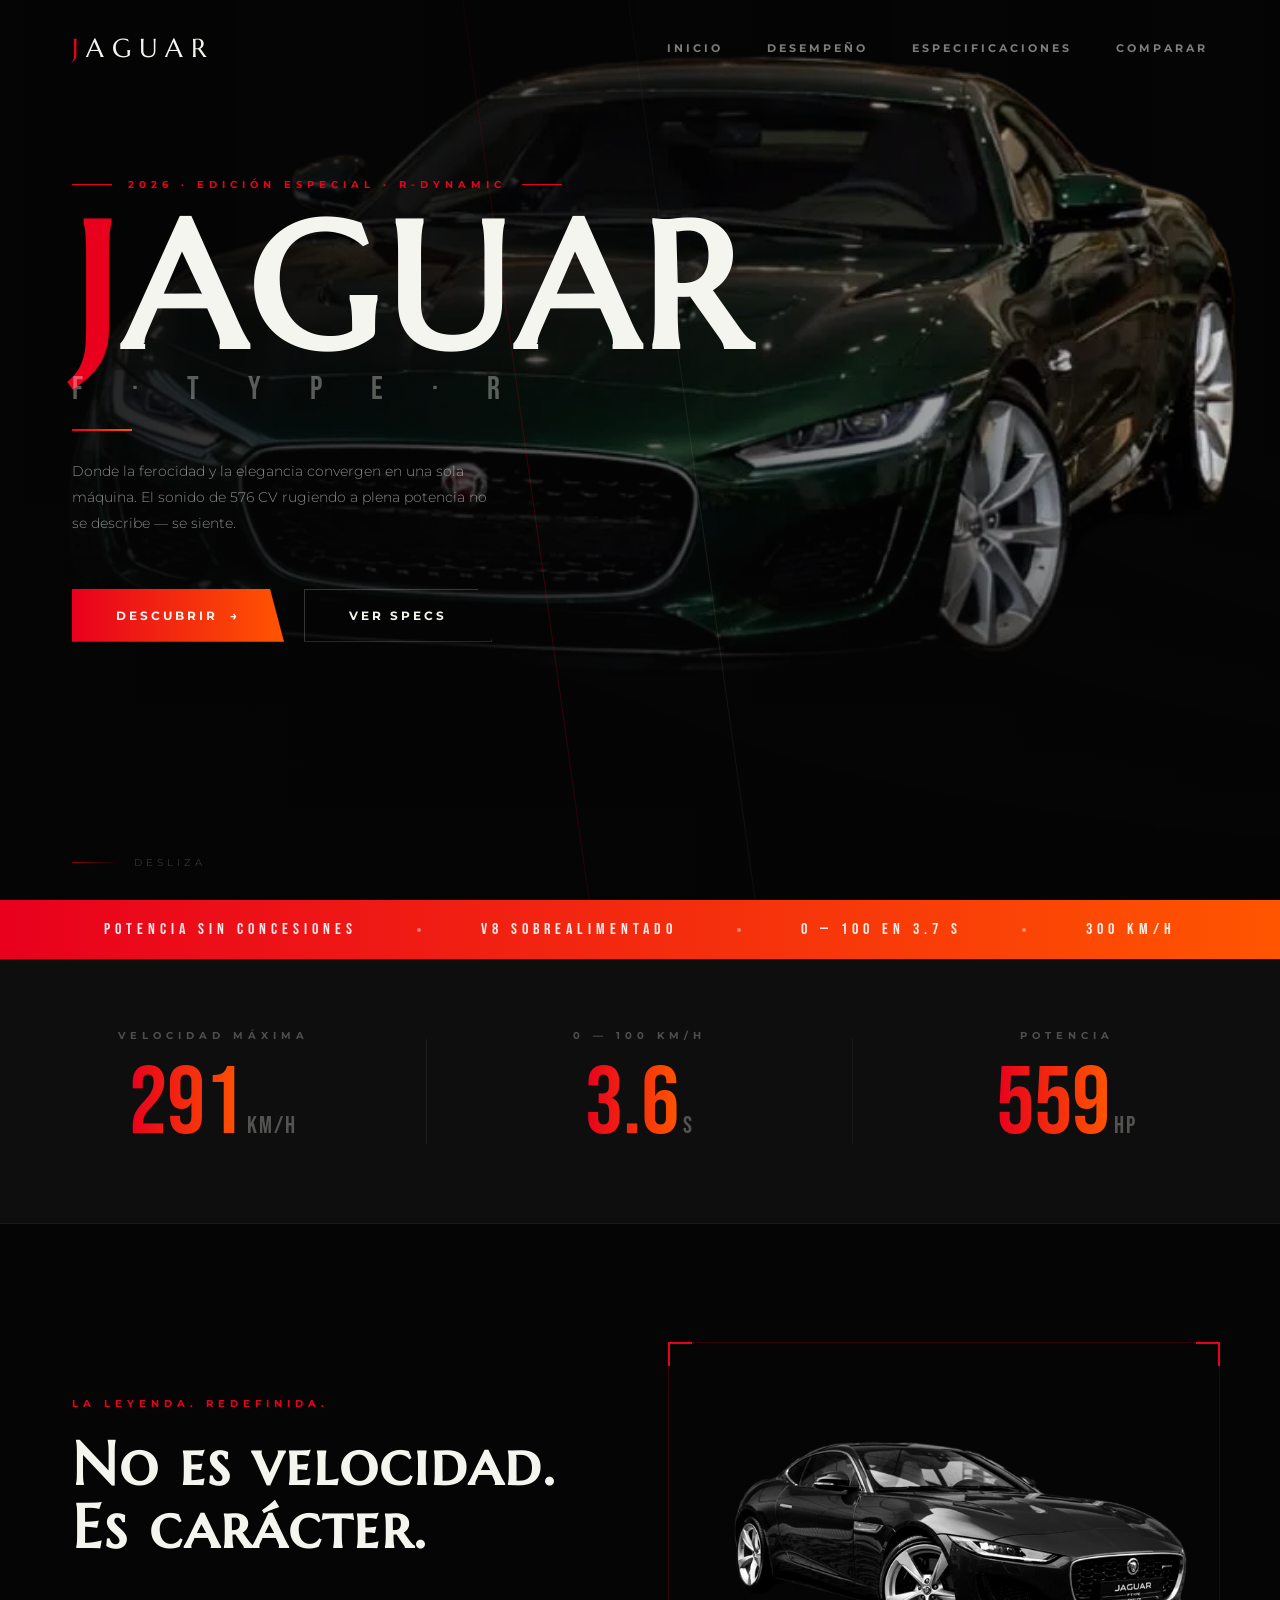
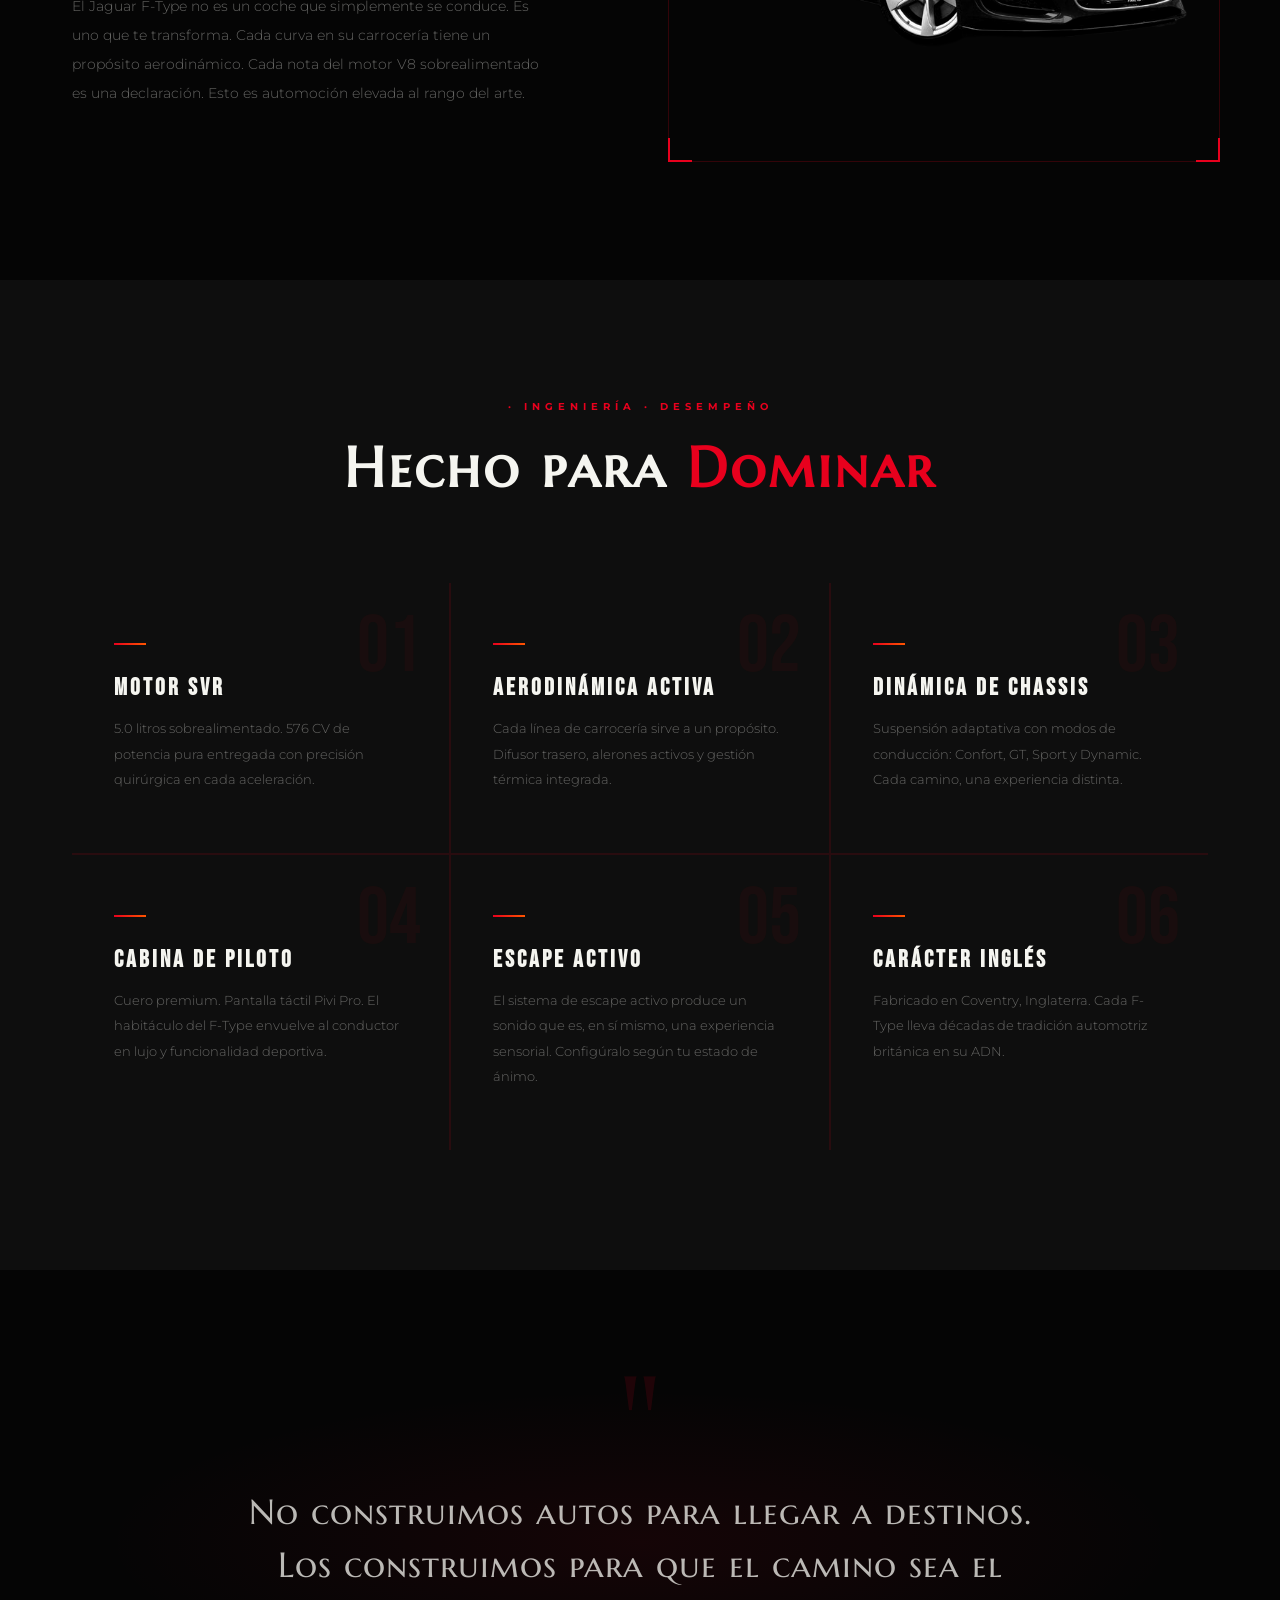
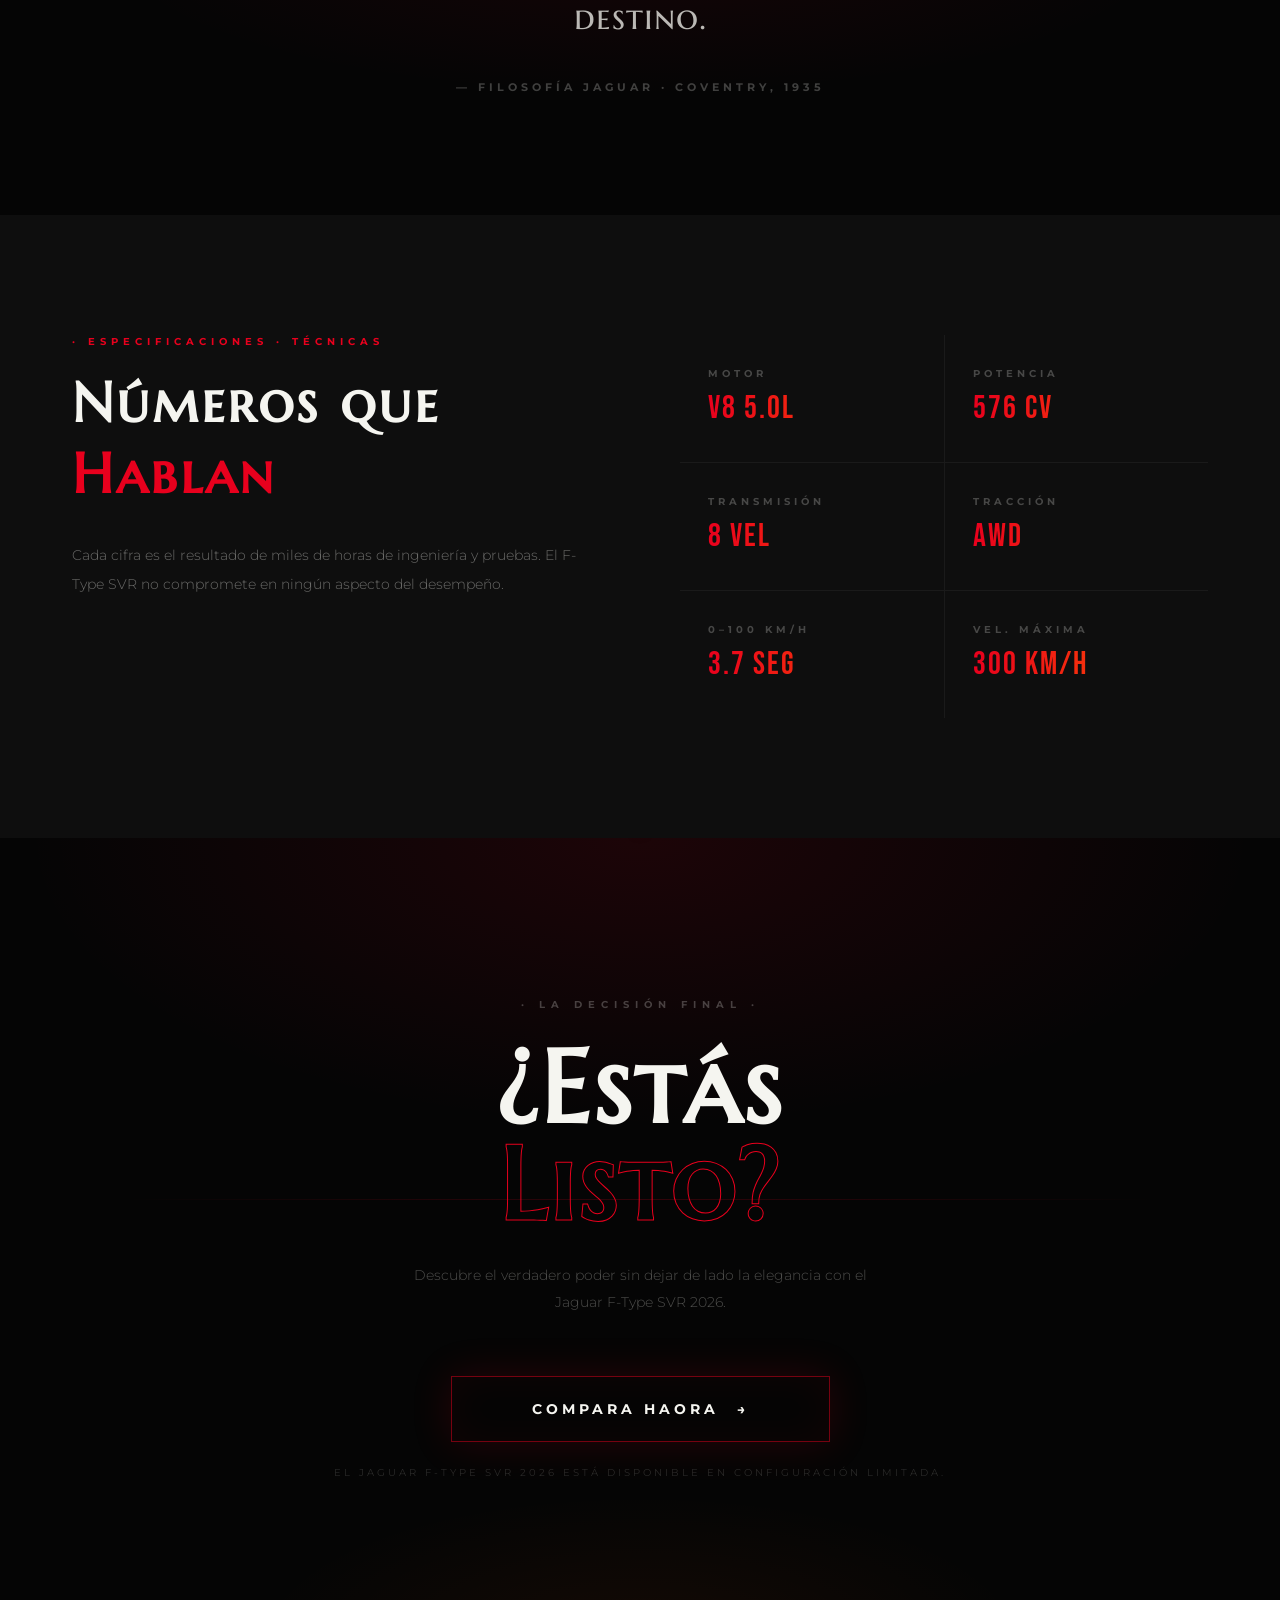
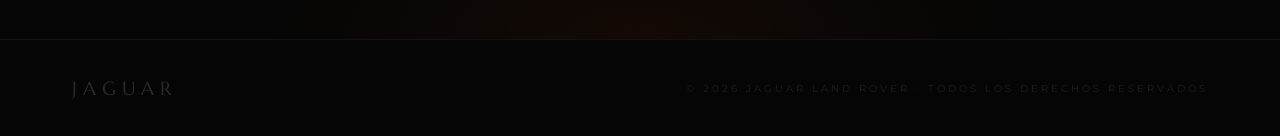
<file: index.html>
<!DOCTYPE html>
<html lang="es">
<head>
  <meta charset="UTF-8">
  <meta name="viewport" content="width=device-width, initial-scale=1.0">
  <title>Jaguar F-Type R· 2026</title>

  <!-- FUENTES -->
   <!--es ma facil manejarlas asi -->
  <link rel="preconnect" href="https://fonts.googleapis.com">
  <link rel="preconnect" href="https://fonts.gstatic.com" crossorigin>
  <link href="https://fonts.googleapis.com/css2?family=Marcellus+SC&family=Bebas+Neue&family=Montserrat:wght@300;400;600;700&display=swap" rel="stylesheet">

  <!-- CSS -->
  <link rel="stylesheet" href="estilos.css">
</head>
<body>

  <!-- NAV -->
  <header class="nav scrolled" id="nav">
    <div class="nav-logo"><span class="dot">J</span>AGUAR</div>
    <nav class="nav-links">
      <a href="#hero">Inicio</a>
      <a href="#features">Desempeño</a>
      <a href="#specs">Especificaciones</a>
      <a href="#cta">Comparar</a>
    </nav>
  </header>

  <!-- HERO -->
  <!-- IMAGEN 1: fondo del hero (se asigna por JS vía background-image) -->
  <section class="hero" id="hero">
    <div class="hero-bg" id="heroBg"></div>
    <div class="hero-lines"></div>
    <div class="hero-content">
      <p class="hero-eyebrow">2026 · Edición Especial · R-Dynamic</p>
      <h1 class="hero-title"><span class="accent">J</span>AGUAR</h1>
      <p class="hero-sub">F · T Y P E · R</p>
      <div class="hero-divider"></div>
      <p class="hero-tagline">Donde la ferocidad y la elegancia convergen en una sola máquina. El sonido de 576 CV rugiendo a plena potencia no se describe — se siente.</p>
      <div class="hero-ctas">
        <a href="#features" class="btn-primary">
          <span>Descubrir</span><span class="arr">→</span>
        </a>
        <a href="#specs" class="btn-ghost">
          <span>Ver Specs</span>
        </a>
      </div>
    </div>
    <div class="scroll-indicator">
      <div class="scroll-line"></div>
      <span>Desliza</span>
    </div>
  </section>

  <!-- STATEMENT BAR -->
  <div class="statement">
    <span class="statement-item">Potencia sin concesiones</span>
    <div class="statement-dot"></div>
    <span class="statement-item">V8 Sobrealimentado</span>
    <div class="statement-dot"></div>
    <span class="statement-item">0 — 100 en 3.7 s</span>
    <div class="statement-dot"></div>
    <span class="statement-item">300 km/h</span>
  </div>

  <!-- STATS -->
  <div class="stats-section">
    <div class="stat-item reveal">
      <span class="stat-label">Velocidad Máxima</span>
      <div>
        <span class="stat-number"><span class="num" data-target="300">300</span></span>
        <span class="stat-unit"> km/h</span>
      </div>
    </div>
    <div class="stat-item reveal rd1">
      <span class="stat-label">0 — 100 km/h</span>
      <div>
        <span class="stat-number"><span class="num" data-target="3.7" data-dec="1">3.7</span></span>
        <span class="stat-unit"> s</span>
      </div>
    </div>
    <div class="stat-item reveal rd2">
      <span class="stat-label">Potencia</span>
      <div>
        <span class="stat-number"><span class="num" data-target="576">576</span></span>
        <span class="stat-unit"> HP</span>
      </div>
    </div>
  </div>

  <!-- IDENTITY -->
  <!-- IMAGEN 2: foto lateral en la sección identity (src asignado por JS) -->
  <section class="identity" id="identity">
    <div class="identity-text reveal">
      <span class="identity-tag">La Leyenda. Redefinida.</span>
      <h2 class="identity-title">No es velocidad.<br>Es carácter.</h2>
      <p class="identity-body">El Jaguar F-Type no es un coche que simplemente se conduce. Es uno que te transforma. Cada curva en su carrocería tiene un propósito aerodinámico. Cada nota del motor V8 sobrealimentado es una declaración. Esto es automoción elevada al rango del arte.</p>
    </div>
    <div class="identity-visual reveal rd1">
      <div class="identity-visual-inner">
        <!-- IMAGEN REAL -->
        <img id="identityBImg" src="Jaguar_red.png" alt="Jaguar F-Type lateral" class="foto-perfil" title="Jaguar">
      </div>
      <div class="identity-visual-border"></div>
      <div class="identity-visual-corner c-tl"></div>
      <div class="identity-visual-corner c-tr"></div>
      <div class="identity-visual-corner c-bl"></div>
      <div class="identity-visual-corner c-br"></div>
    </div>
  </section>

  <!-- FEATURES -->
  <section class="features" id="features">
    <div class="sec-header reveal">
      <span class="sec-tag">· Ingeniería · Desempeño</span>
      <h2 class="sec-title">Hecho para <em>Dominar</em></h2>
    </div>
    <div class="cards-grid">
      <div class="card reveal">
        <span class="card-num">01</span>
        <div class="card-bar"></div>
        <h3>Motor SVR</h3>
        <p>5.0 litros sobrealimentado. 576 CV de potencia pura entregada con precisión quirúrgica en cada aceleración.</p>
        <div class="card-glow"></div>
      </div>
      <div class="card reveal rd1">
        <span class="card-num">02</span>
        <div class="card-bar"></div>
        <h3>Aerodinámica Activa</h3>
        <p>Cada línea de carrocería sirve a un propósito. Difusor trasero, alerones activos y gestión térmica integrada.</p>
        <div class="card-glow"></div>
      </div>
      <div class="card reveal rd2">
        <span class="card-num">03</span>
        <div class="card-bar"></div>
        <h3>Dinámica de Chassis</h3>
        <p>Suspensión adaptativa con modos de conducción: Confort, GT, Sport y Dynamic. Cada camino, una experiencia distinta.</p>
        <div class="card-glow"></div>
      </div>
      <div class="card reveal">
        <span class="card-num">04</span>
        <div class="card-bar"></div>
        <h3>Cabina de Piloto</h3>
        <p>Cuero premium. Pantalla táctil Pivi Pro. El habitáculo del F-Type envuelve al conductor en lujo y funcionalidad deportiva.</p>
        <div class="card-glow"></div>
      </div>
      <div class="card reveal rd1">
        <span class="card-num">05</span>
        <div class="card-bar"></div>
        <h3>Escape Activo</h3>
        <p>El sistema de escape activo produce un sonido que es, en sí mismo, una experiencia sensorial. Configúralo según tu estado de ánimo.</p>
        <div class="card-glow"></div>
      </div>
      <div class="card reveal rd2">
        <span class="card-num">06</span>
        <div class="card-bar"></div>
        <h3>Carácter Inglés</h3>
        <p>Fabricado en Coventry, Inglaterra. Cada F-Type lleva décadas de tradición automotriz británica en su ADN.</p>
        <div class="card-glow"></div>
      </div>
    </div>
  </section>

  <!-- QUOTE -->
  <section class="quote-section">
    <div class="quote-mark">"</div>
    <p class="quote-text reveal">No construimos autos para llegar a destinos. Los construimos para que el camino sea el destino.</p>
    <span class="quote-author reveal rd1">— Filosofía Jaguar · Coventry, 1935</span>
  </section>

  <!-- SPECS -->
  <section class="specs" id="specs">
    <div class="specs-text reveal">
      <span class="sec-tag">· Especificaciones · Técnicas</span>
      <h2 class="sec-title" style="text-align:left;margin-bottom:32px">Números que<br><em>Hablan</em></h2>
      <p style="font-size:.9rem;font-weight:300;line-height:2;color:rgba(245,245,240,.4)">Cada cifra es el resultado de miles de horas de ingeniería y pruebas. El F-Type SVR no compromete en ningún aspecto del desempeño.</p>
    </div>
    <div class="specs-grid reveal rd1">
      <div class="spec-box">
        <span class="spec-box-label">Motor</span>
        <div class="spec-box-val">V8 5.0L</div>
      </div>
      <div class="spec-box">
        <span class="spec-box-label">Potencia</span>
        <div class="spec-box-val">576 CV</div>
      </div>
      <div class="spec-box">
        <span class="spec-box-label">Transmisión</span>
        <div class="spec-box-val">8 VEL</div>
      </div>
      <div class="spec-box">
        <span class="spec-box-label">Tracción</span>
        <div class="spec-box-val">AWD</div>
      </div>
      <div class="spec-box">
        <span class="spec-box-label">0–100 km/h</span>
        <div class="spec-box-val">3.7 SEG</div>
      </div>
      <div class="spec-box">
        <span class="spec-box-label">Vel. Máxima</span>
        <div class="spec-box-val">300 KM/H</div>
      </div>
    </div>
  </section>

  <!-- CTA FINAL -->
  <section class="cta-final" id="cta">
    <div class="cta-final-content">
      <span class="cta-eyebrow">· La Decisión Final ·</span>
      <h2 class="cta-title reveal">¿Estás<br><em>Listo?</em></h2>
      <p class="cta-sub reveal rd1">Descubre el verdadero poder sin dejar de lado la elegancia con el Jaguar F-Type SVR 2026.</p>

      <a href="https://www.jaguar.co/jaguar-range/f-type/overview" target="_blank" class="btn-compara reveal reveal-d2 visible">
        <span class="btn-compara-label">
          COMPARA Haora
        </span>
        <span class="btn-compara-arrow">
          →
        </span>
      </a>
      <p class="cta-note">El Jaguar F-Type SVR 2026 está disponible en configuración limitada.</p>
    </div>
  </section>

  <!-- FOOTER -->
  <footer class="footer">
    <div class="footer-logo">JAGUAR</div>
    <p>© 2026 Jaguar Land Rover · Todos los derechos reservados</p>
  </footer>

  <!-- JAVASCRIPT -->
  <script src="botones.js"></script>

</body>
</html>






























<!-- ME ESFORCE UN MONTON Y ESPERO ESTE ARCHIVO NO SEA COPIADO DEJO ESTO COMO MARCA DEAGUA 
 Yordy julian Corredor Hernandez - 19/05/2026 22:10 iicio - 20/06/2026  23:45 hora definalisacion me apaciona este auto-->
</file>
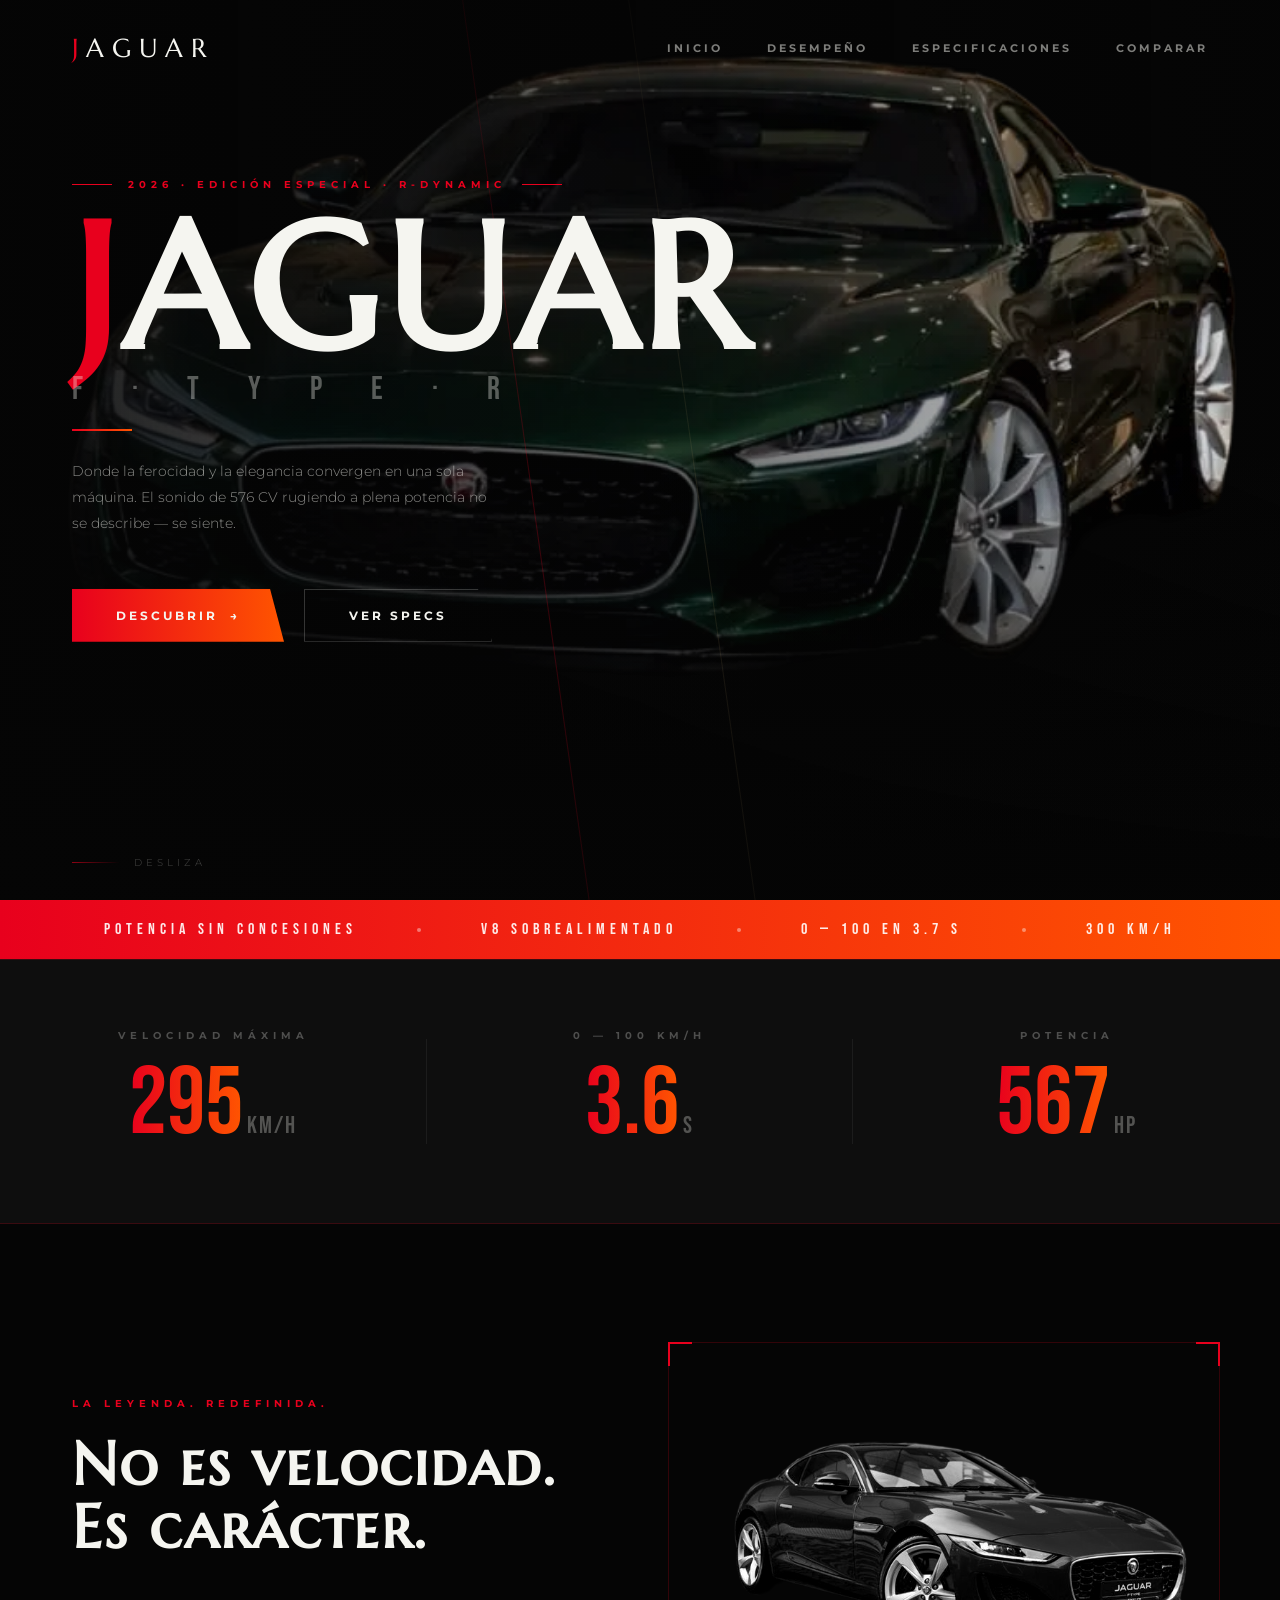
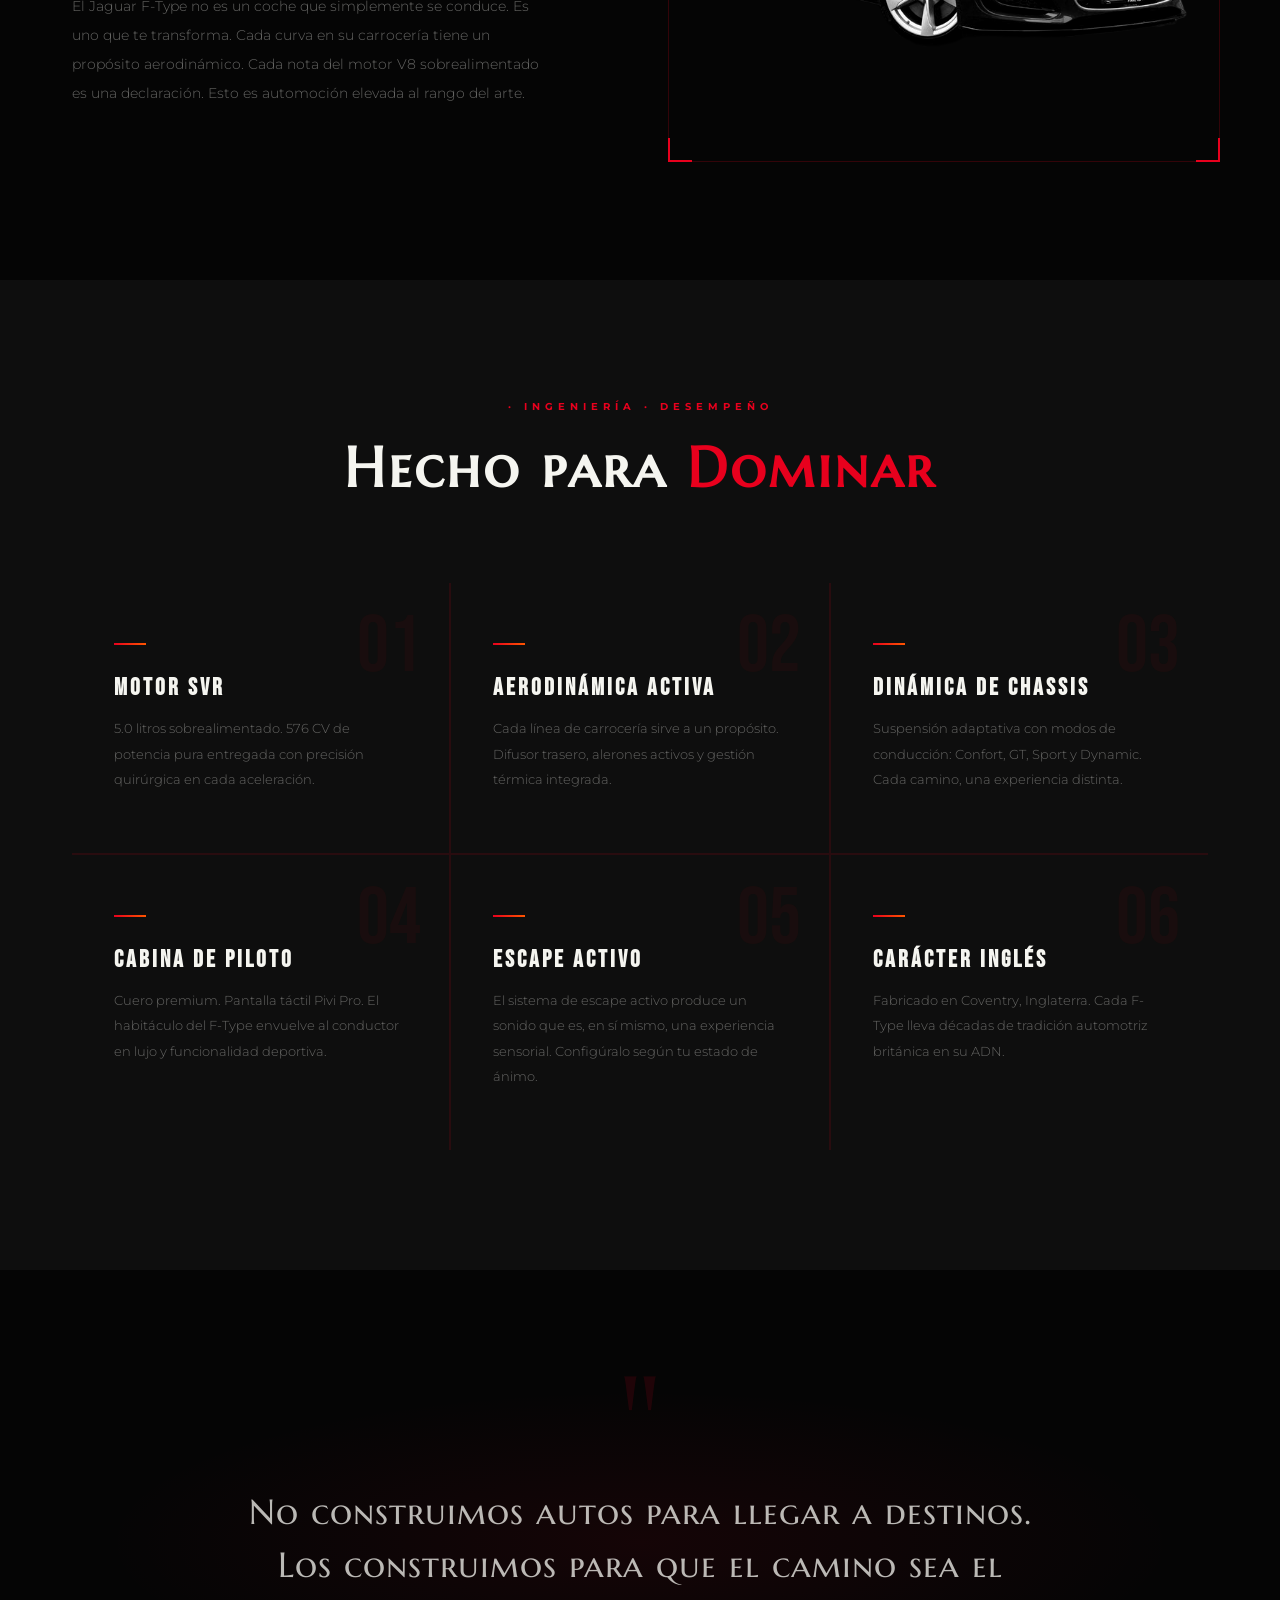
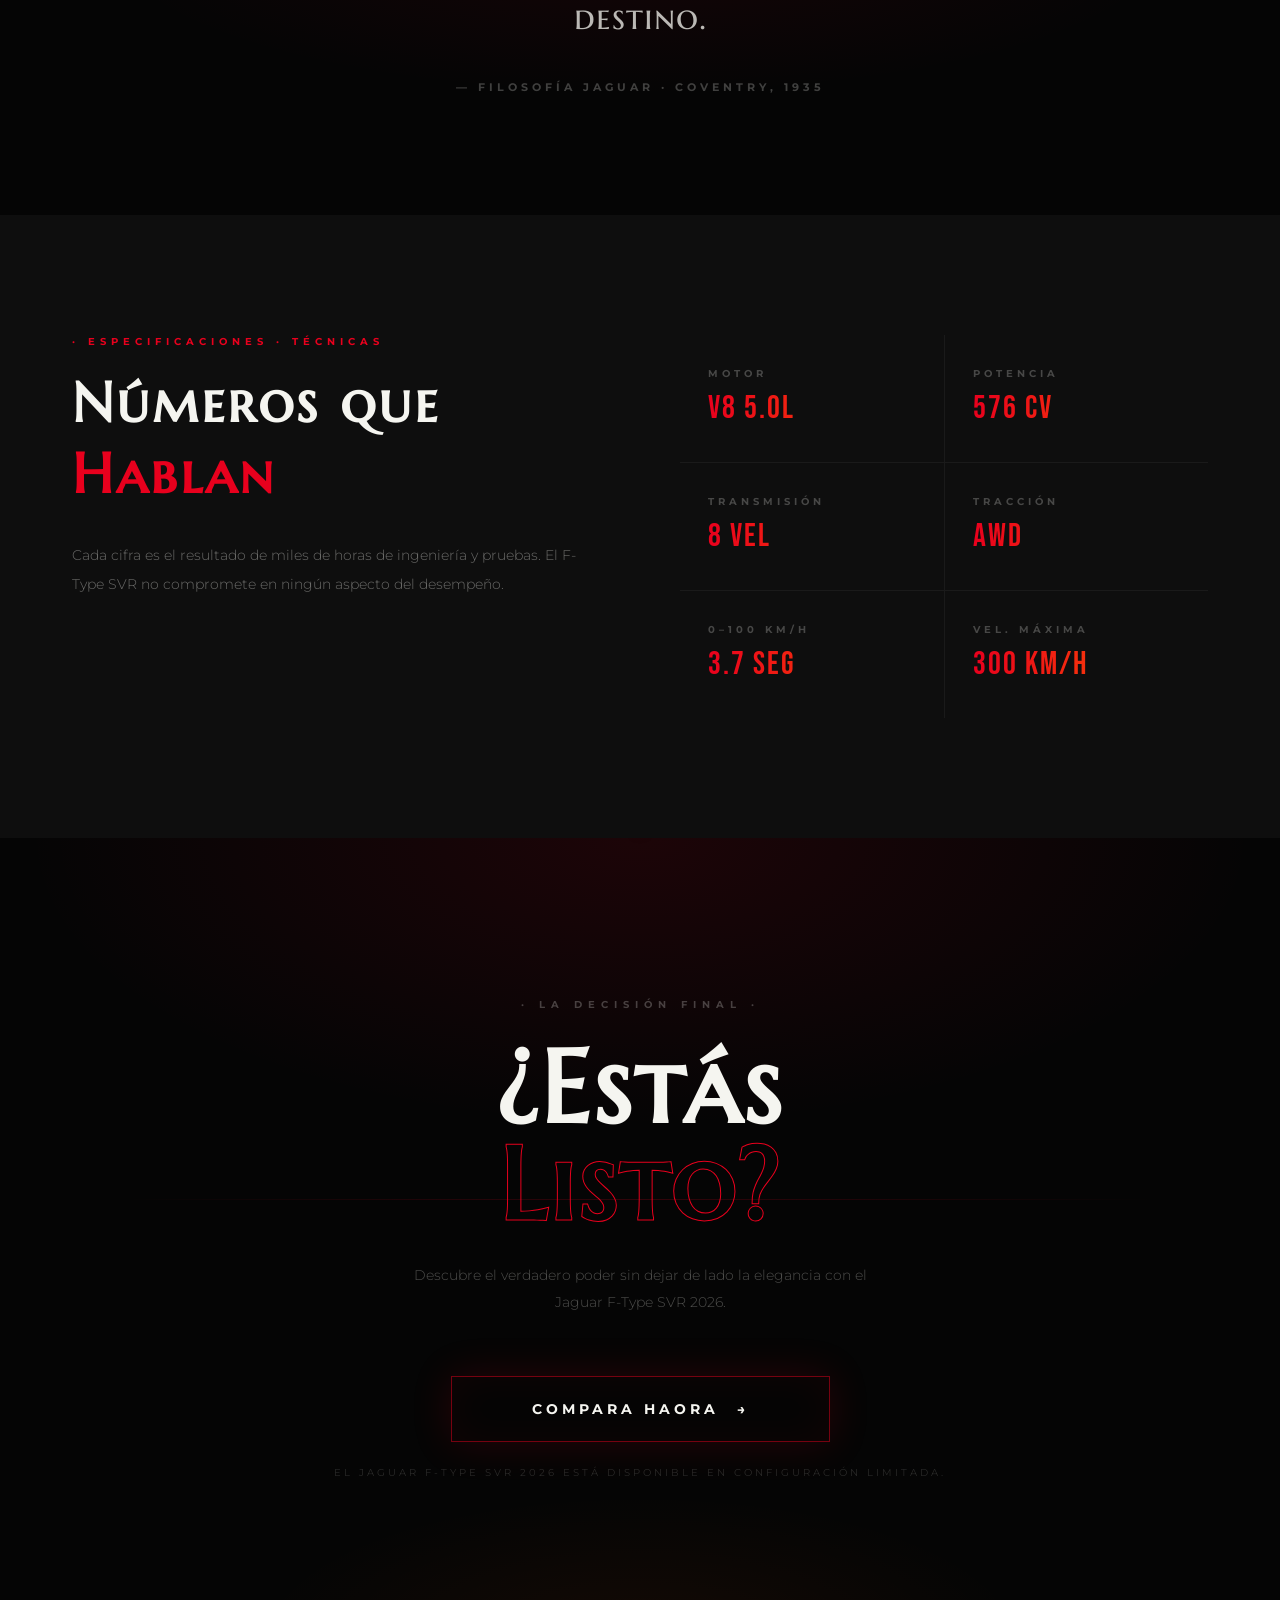
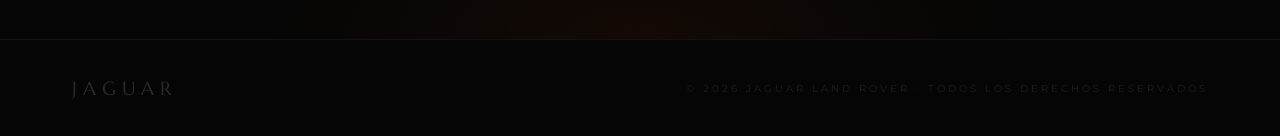
<file: Jaguar_index.html>
<!DOCTYPE html>
<html lang="es">
<head>
  <meta charset="UTF-8">
  <meta name="viewport" content="width=device-width, initial-scale=1.0">
  <title>Jaguar F-Type R· 2026</title>

  <!-- FUENTES -->
   <!--es ma facil manejarlas asi -->
  <link rel="preconnect" href="https://fonts.googleapis.com">
  <link rel="preconnect" href="https://fonts.gstatic.com" crossorigin>
  <link href="https://fonts.googleapis.com/css2?family=Marcellus+SC&family=Bebas+Neue&family=Montserrat:wght@300;400;600;700&display=swap" rel="stylesheet">

  <!-- CSS -->
  <link rel="stylesheet" href="estilos.css">
</head>
<body>

  <!-- NAV -->
  <header class="nav scrolled" id="nav">
    <div class="nav-logo"><span class="dot">J</span>AGUAR</div>
    <nav class="nav-links">
      <a href="#hero">Inicio</a>
      <a href="#features">Desempeño</a>
      <a href="#specs">Especificaciones</a>
      <a href="#cta">Comparar</a>
    </nav>
  </header>

  <!-- HERO -->
  <!-- IMAGEN 1: fondo del hero (se asigna por JS vía background-image) -->
  <section class="hero" id="hero">
    <div class="hero-bg" id="heroBg"></div>
    <div class="hero-lines"></div>
    <div class="hero-content">
      <p class="hero-eyebrow">2026 · Edición Especial · R-Dynamic</p>
      <h1 class="hero-title"><span class="accent">J</span>AGUAR</h1>
      <p class="hero-sub">F · T Y P E · R</p>
      <div class="hero-divider"></div>
      <p class="hero-tagline">Donde la ferocidad y la elegancia convergen en una sola máquina. El sonido de 576 CV rugiendo a plena potencia no se describe — se siente.</p>
      <div class="hero-ctas">
        <a href="#features" class="btn-primary">
          <span>Descubrir</span><span class="arr">→</span>
        </a>
        <a href="#specs" class="btn-ghost">
          <span>Ver Specs</span>
        </a>
      </div>
    </div>
    <div class="scroll-indicator">
      <div class="scroll-line"></div>
      <span>Desliza</span>
    </div>
  </section>

  <!-- STATEMENT BAR -->
  <div class="statement">
    <span class="statement-item">Potencia sin concesiones</span>
    <div class="statement-dot"></div>
    <span class="statement-item">V8 Sobrealimentado</span>
    <div class="statement-dot"></div>
    <span class="statement-item">0 — 100 en 3.7 s</span>
    <div class="statement-dot"></div>
    <span class="statement-item">300 km/h</span>
  </div>

  <!-- STATS -->
  <div class="stats-section">
    <div class="stat-item reveal">
      <span class="stat-label">Velocidad Máxima</span>
      <div>
        <span class="stat-number"><span class="num" data-target="300">300</span></span>
        <span class="stat-unit"> km/h</span>
      </div>
    </div>
    <div class="stat-item reveal rd1">
      <span class="stat-label">0 — 100 km/h</span>
      <div>
        <span class="stat-number"><span class="num" data-target="3.7" data-dec="1">3.7</span></span>
        <span class="stat-unit"> s</span>
      </div>
    </div>
    <div class="stat-item reveal rd2">
      <span class="stat-label">Potencia</span>
      <div>
        <span class="stat-number"><span class="num" data-target="576">576</span></span>
        <span class="stat-unit"> HP</span>
      </div>
    </div>
  </div>

  <!-- IDENTITY -->
  <!-- IMAGEN 2: foto lateral en la sección identity (src asignado por JS) -->
  <section class="identity" id="identity">
    <div class="identity-text reveal">
      <span class="identity-tag">La Leyenda. Redefinida.</span>
      <h2 class="identity-title">No es velocidad.<br>Es carácter.</h2>
      <p class="identity-body">El Jaguar F-Type no es un coche que simplemente se conduce. Es uno que te transforma. Cada curva en su carrocería tiene un propósito aerodinámico. Cada nota del motor V8 sobrealimentado es una declaración. Esto es automoción elevada al rango del arte.</p>
    </div>
    <div class="identity-visual reveal rd1">
      <div class="identity-visual-inner">
        <!-- IMAGEN REAL -->
        <img id="identityBImg" src="Jaguar_red.png" alt="Jaguar F-Type lateral" class="foto-perfil" title="Jaguar">
      </div>
      <div class="identity-visual-border"></div>
      <div class="identity-visual-corner c-tl"></div>
      <div class="identity-visual-corner c-tr"></div>
      <div class="identity-visual-corner c-bl"></div>
      <div class="identity-visual-corner c-br"></div>
    </div>
  </section>

  <!-- FEATURES -->
  <section class="features" id="features">
    <div class="sec-header reveal">
      <span class="sec-tag">· Ingeniería · Desempeño</span>
      <h2 class="sec-title">Hecho para <em>Dominar</em></h2>
    </div>
    <div class="cards-grid">
      <div class="card reveal">
        <span class="card-num">01</span>
        <div class="card-bar"></div>
        <h3>Motor SVR</h3>
        <p>5.0 litros sobrealimentado. 576 CV de potencia pura entregada con precisión quirúrgica en cada aceleración.</p>
        <div class="card-glow"></div>
      </div>
      <div class="card reveal rd1">
        <span class="card-num">02</span>
        <div class="card-bar"></div>
        <h3>Aerodinámica Activa</h3>
        <p>Cada línea de carrocería sirve a un propósito. Difusor trasero, alerones activos y gestión térmica integrada.</p>
        <div class="card-glow"></div>
      </div>
      <div class="card reveal rd2">
        <span class="card-num">03</span>
        <div class="card-bar"></div>
        <h3>Dinámica de Chassis</h3>
        <p>Suspensión adaptativa con modos de conducción: Confort, GT, Sport y Dynamic. Cada camino, una experiencia distinta.</p>
        <div class="card-glow"></div>
      </div>
      <div class="card reveal">
        <span class="card-num">04</span>
        <div class="card-bar"></div>
        <h3>Cabina de Piloto</h3>
        <p>Cuero premium. Pantalla táctil Pivi Pro. El habitáculo del F-Type envuelve al conductor en lujo y funcionalidad deportiva.</p>
        <div class="card-glow"></div>
      </div>
      <div class="card reveal rd1">
        <span class="card-num">05</span>
        <div class="card-bar"></div>
        <h3>Escape Activo</h3>
        <p>El sistema de escape activo produce un sonido que es, en sí mismo, una experiencia sensorial. Configúralo según tu estado de ánimo.</p>
        <div class="card-glow"></div>
      </div>
      <div class="card reveal rd2">
        <span class="card-num">06</span>
        <div class="card-bar"></div>
        <h3>Carácter Inglés</h3>
        <p>Fabricado en Coventry, Inglaterra. Cada F-Type lleva décadas de tradición automotriz británica en su ADN.</p>
        <div class="card-glow"></div>
      </div>
    </div>
  </section>

  <!-- QUOTE -->
  <section class="quote-section">
    <div class="quote-mark">"</div>
    <p class="quote-text reveal">No construimos autos para llegar a destinos. Los construimos para que el camino sea el destino.</p>
    <span class="quote-author reveal rd1">— Filosofía Jaguar · Coventry, 1935</span>
  </section>

  <!-- SPECS -->
  <section class="specs" id="specs">
    <div class="specs-text reveal">
      <span class="sec-tag">· Especificaciones · Técnicas</span>
      <h2 class="sec-title" style="text-align:left;margin-bottom:32px">Números que<br><em>Hablan</em></h2>
      <p style="font-size:.9rem;font-weight:300;line-height:2;color:rgba(245,245,240,.4)">Cada cifra es el resultado de miles de horas de ingeniería y pruebas. El F-Type SVR no compromete en ningún aspecto del desempeño.</p>
    </div>
    <div class="specs-grid reveal rd1">
      <div class="spec-box">
        <span class="spec-box-label">Motor</span>
        <div class="spec-box-val">V8 5.0L</div>
      </div>
      <div class="spec-box">
        <span class="spec-box-label">Potencia</span>
        <div class="spec-box-val">576 CV</div>
      </div>
      <div class="spec-box">
        <span class="spec-box-label">Transmisión</span>
        <div class="spec-box-val">8 VEL</div>
      </div>
      <div class="spec-box">
        <span class="spec-box-label">Tracción</span>
        <div class="spec-box-val">AWD</div>
      </div>
      <div class="spec-box">
        <span class="spec-box-label">0–100 km/h</span>
        <div class="spec-box-val">3.7 SEG</div>
      </div>
      <div class="spec-box">
        <span class="spec-box-label">Vel. Máxima</span>
        <div class="spec-box-val">300 KM/H</div>
      </div>
    </div>
  </section>

  <!-- CTA FINAL -->
  <section class="cta-final" id="cta">
    <div class="cta-final-content">
      <span class="cta-eyebrow">· La Decisión Final ·</span>
      <h2 class="cta-title reveal">¿Estás<br><em>Listo?</em></h2>
      <p class="cta-sub reveal rd1">Descubre el verdadero poder sin dejar de lado la elegancia con el Jaguar F-Type SVR 2026.</p>

      <a href="https://www.jaguar.co/jaguar-range/f-type/overview" target="_blank" class="btn-compara reveal reveal-d2 visible">
        <span class="btn-compara-label">
          COMPARA Haora
        </span>
        <span class="btn-compara-arrow">
          →
        </span>
      </a>
      <p class="cta-note">El Jaguar F-Type SVR 2026 está disponible en configuración limitada.</p>
    </div>
  </section>

  <!-- FOOTER -->
  <footer class="footer">
    <div class="footer-logo">JAGUAR</div>
    <p>© 2026 Jaguar Land Rover · Todos los derechos reservados</p>
  </footer>

  <!-- JAVASCRIPT -->
  <script src="botones.js"></script>

</body>
</html>






























<!-- ME ESFORCE UN MONTON Y ESPERO ESTE ARCHIVO NO SEA COPIADO DEJO ESTO COMO MARCA DEAGUA 
 Yordy julian Corredor Hernandez - 19/05/2026 22:10 iicio - 20/06/2026  23:45 hora definalisacion me apaciona este auto-->
</file>
<file: estilos.css>
:root{
  --rojo:#e8001d;
  --naranja:#ff5500;
  --dorado:#c8a96e;
  --negro:#050505;
  --gris-oscuro:#0e0e0e;
  --blanco:#f5f5f0;
}
*,*::before,*::after{margin:0;padding:0;box-sizing:border-box}
html{scroll-behavior:smooth}
body{font-family:'Montserrat',sans-serif;background:var(--negro);color:var(--blanco);overflow-x:hidden}

/* ── NAV ── */
.nav{
  position:fixed;top:0;left:0;right:0;z-index:200;
  display:flex;justify-content:space-between;align-items:center;
  padding:32px 72px;
  transition:all .5s ease;
}
.nav.scrolled{
  padding:18px 72px;
  background:rgba(5,5,5,.95);
  border-bottom:1px solid rgba(232,0,29,.15);
  backdrop-filter:blur(12px);
}
.nav-logo{
  font-family:'Marcellus SC',serif;
  font-size:1.6rem;letter-spacing:8px;
  color:var(--blanco);
}
.nav-logo .dot{color:var(--rojo)}
.nav-links{display:flex;gap:44px}
.nav-links a{
  font-size:.68rem;font-weight:700;letter-spacing:3px;text-transform:uppercase;
  text-decoration:none;color:rgba(245,245,240,.5);transition:color .3s;
}
.nav-links a:hover{color:var(--rojo)}

/* ── HERO ── */
.hero{
  position:relative;width:100%;height:100vh;min-height:700px;
  display:flex;flex-direction:column;justify-content:center;align-items:flex-start;
  overflow:hidden;padding:0 72px 80px;
}
.hero-bg{
  position:absolute;inset:0;
  background-size:cover;
  background-position:center right;
  background-repeat:no-repeat;
  z-index:0;
  transform:scale(1.06);
  animation:heroZoom 10s ease forwards;
}
@keyframes heroZoom{to{transform:scale(1)}}

.hero::before{
  content:'';position:absolute;inset:0;z-index:1;
  background:
    linear-gradient(90deg,rgba(5,5,5,.92) 0%,rgba(5,5,5,.6) 50%,rgba(5,5,5,.1) 100%),
    linear-gradient(to top,rgba(5,5,5,.9) 0%,transparent 50%);
}
.hero-lines{
  position:absolute;inset:0;z-index:2;overflow:hidden;pointer-events:none;
}
.hero-lines::before{
  content:'';position:absolute;
  top:-20%;left:42%;width:1px;height:160%;
  background:linear-gradient(to bottom,transparent,rgba(232,0,29,.25),transparent);
  transform:rotate(-8deg);
}
.hero-lines::after{
  content:'';position:absolute;
  top:-20%;left:55%;width:1px;height:160%;
  background:linear-gradient(to bottom,transparent,rgba(200,169,110,.12),transparent);
  transform:rotate(-8deg);
}
.hero-content{position:relative;z-index:3;max-width:680px}

.hero-eyebrow{
  display:flex;align-items:center;gap:16px;
  font-size:.65rem;font-weight:700;letter-spacing:5px;text-transform:uppercase;
  color:var(--rojo);margin-bottom:20px;
  opacity:0;animation:fadeUp .8s ease .2s forwards;
}
.hero-eyebrow::before{content:'';display:block;width:40px;height:1px;background:var(--rojo)}
.hero-eyebrow::after{content:'';display:block;width:40px;height:1px;background:var(--rojo)}

.hero-title{
  font-family:'Marcellus SC',serif;
  font-size:clamp(5rem,14vw,11rem);
  line-height:.88;letter-spacing:6px;
  color:var(--blanco);margin-bottom:4px;
  opacity:0;animation:fadeUp 1s ease .4s forwards;
}
.hero-title .accent{color:var(--rojo)}

.hero-sub{
  font-family:'Bebas Neue',sans-serif;
  font-size:clamp(1.2rem,3vw,2rem);
  letter-spacing:22px;color:rgba(245,245,240,.35);
  margin-bottom:20px;
  opacity:0;animation:fadeUp .8s ease .55s forwards;
}
.hero-divider{
  width:60px;height:2px;
  background:linear-gradient(90deg,var(--rojo),var(--naranja));
  margin-bottom:28px;
  opacity:0;animation:fadeUp .8s ease .65s forwards;
}
.hero-tagline{
  font-size:.9rem;font-weight:300;line-height:1.8;
  color:rgba(245,245,240,.55);
  max-width:420px;margin-bottom:52px;
  opacity:0;animation:fadeUp .8s ease .75s forwards;
}
.hero-ctas{
  display:flex;gap:20px;flex-wrap:wrap;
  opacity:0;animation:fadeUp .8s ease .9s forwards;
}
.btn-primary{
  display:inline-flex;align-items:center;gap:12px;
  font-family:'Montserrat',sans-serif;font-size:.75rem;font-weight:700;
  letter-spacing:3px;text-transform:uppercase;text-decoration:none;
  padding:18px 44px;
  background:linear-gradient(90deg,var(--rojo),var(--naranja));
  color:var(--blanco);border:none;cursor:pointer;
  position:relative;overflow:hidden;
  transition:transform .3s,box-shadow .3s;
  box-shadow:0 0 50px rgba(232,0,29,.4);
  clip-path:polygon(0 0,calc(100% - 14px) 0,100% 100%,0 100%);
}
.btn-primary::before{
  content:'';position:absolute;inset:0;
  background:linear-gradient(90deg,var(--naranja),var(--rojo));
  opacity:0;transition:opacity .4s;
}
.btn-primary:hover{transform:translateY(-2px);box-shadow:0 0 80px rgba(232,0,29,.6)}
.btn-primary:hover::before{opacity:1}
.btn-primary span{position:relative;z-index:1}
.btn-primary .arr{position:relative;z-index:1;transition:transform .3s}
.btn-primary:hover .arr{transform:translateX(4px)}

.btn-ghost{
  display:inline-flex;align-items:center;gap:12px;
  font-family:'Montserrat',sans-serif;font-size:.75rem;font-weight:700;
  letter-spacing:3px;text-transform:uppercase;text-decoration:none;
  padding:18px 44px;
  background:transparent;color:var(--blanco);
  border:1px solid rgba(245,245,240,.2);
  transition:all .3s;
  clip-path:polygon(0 0,calc(100% - 14px) 0,100% 100%,0 100%);
}
.btn-ghost:hover{border-color:var(--rojo);color:var(--rojo)}

.scroll-indicator{
  position:absolute;bottom:32px;left:72px;z-index:3;
  display:flex;align-items:center;gap:14px;
  opacity:0;animation:fadeUp .8s ease 1.2s forwards;
}
.scroll-indicator span{
  font-size:.6rem;letter-spacing:4px;text-transform:uppercase;
  color:rgba(245,245,240,.2)
}
.scroll-line{
  width:48px;height:1px;
  background:linear-gradient(90deg,rgba(232,0,29,.6),transparent);
  animation:pulseW 2.5s ease infinite;
}
@keyframes pulseW{0%,100%{width:48px;opacity:.4}50%{width:72px;opacity:1}}

/* ── STATEMENT BAR ── */
.statement{
  background:linear-gradient(90deg,var(--rojo) 0%,var(--naranja) 100%);
  padding:20px 72px;
  display:flex;align-items:center;justify-content:center;gap:60px;
  overflow:hidden;
}
.statement-item{
  font-family:'Bebas Neue',sans-serif;
  font-size:1rem;letter-spacing:5px;color:rgba(255,255,255,.9);
  white-space:nowrap;
}
.statement-dot{width:4px;height:4px;border-radius:50%;background:rgba(255,255,255,.4)}

/* ── STATS ── */
.stats-section{
  display:grid;grid-template-columns:repeat(3,1fr);
  background:var(--gris-oscuro);
  border-top:1px solid rgba(232,0,29,.2);
  border-bottom:1px solid rgba(232,0,29,.2);
}
.stat-item{
  padding:70px 48px;text-align:center;
  position:relative;transition:background .4s;
}
.stat-item:hover{background:rgba(232,0,29,.04)}
.stat-item:not(:last-child)::after{
  content:'';position:absolute;top:30%;right:0;
  width:1px;height:40%;background:rgba(255,255,255,.06);
}
.stat-label{
  font-size:.6rem;font-weight:700;letter-spacing:5px;text-transform:uppercase;
  color:rgba(245,245,240,.28);margin-bottom:16px;display:block;
}
.stat-number{
  font-family:'Bebas Neue',sans-serif;
  font-size:clamp(3.5rem,8vw,6rem);line-height:1;
  background:linear-gradient(90deg,var(--rojo),var(--naranja));
  -webkit-background-clip:text;-webkit-text-fill-color:transparent;background-clip:text;
}
.stat-unit{
  font-family:'Bebas Neue',sans-serif;font-size:1.5rem;letter-spacing:2px;
  color:rgba(245,245,240,.3);-webkit-text-fill-color:rgba(245,245,240,.3);
}

/* ── IDENTITY ── */
.identity{
  padding:130px 72px;
  display:grid;grid-template-columns:1fr 1fr;gap:80px;align-items:center;
  background:var(--negro);
}
.identity-tag{
  font-size:.62rem;font-weight:700;letter-spacing:5px;text-transform:uppercase;
  color:var(--rojo);margin-bottom:24px;display:block;
}
.identity-title{
  font-family:'Marcellus SC',serif;
  font-size:clamp(2.5rem,5vw,3.8rem);
  line-height:1.05;letter-spacing:2px;
  color:var(--blanco);margin-bottom:32px;
}
.identity-body{
  font-size:.9rem;font-weight:300;line-height:2;
  color:rgba(245,245,240,.4);max-width:480px;
}
.identity-visual{
  position:relative;
  display:flex;align-items:center;justify-content:center;
}
.identity-visual-inner{
  width:100%;padding-top:75%;
  position:relative;overflow:hidden;
}
.identity-visual-inner img{
  position:absolute;inset:0;width:100%;height:100%;object-fit:cover;
  filter:saturate(0) contrast(1.1);
  transition:filter .8s ease;
}
.identity-visual-inner:hover img{filter:saturate(.6) contrast(1.15)}
.identity-visual-border{
  position:absolute;inset:-12px;
  border:1px solid rgba(232,0,29,.2);pointer-events:none;
}
.identity-visual-corner{
  position:absolute;width:24px;height:24px;
  border-color:var(--rojo);border-style:solid;
}
.c-tl{top:-12px;left:-12px;border-width:2px 0 0 2px}
.c-tr{top:-12px;right:-12px;border-width:2px 2px 0 0}
.c-bl{bottom:-12px;left:-12px;border-width:0 0 2px 2px}
.c-br{bottom:-12px;right:-12px;border-width:0 2px 2px 0}

/* ── FEATURES ── */
.features{padding:120px 72px;background:var(--gris-oscuro)}
.sec-header{text-align:center;margin-bottom:80px}
.sec-tag{
  font-size:.62rem;font-weight:700;letter-spacing:5px;text-transform:uppercase;
  color:var(--rojo);display:block;margin-bottom:20px;
}
.sec-title{
  font-family:'Marcellus SC',serif;
  font-size:clamp(2.2rem,5vw,3.5rem);letter-spacing:3px;
  color:var(--blanco);
}
.sec-title em{font-style:normal;color:var(--rojo)}
.cards-grid{
  display:grid;grid-template-columns:repeat(3,1fr);gap:2px;
  background:rgba(232,0,29,.12);max-width:1200px;margin:0 auto;
}
.card{
  background:var(--gris-oscuro);padding:60px 42px;
  position:relative;overflow:hidden;transition:background .35s;
}
.card:hover{background:#141414}
.card-glow{
  position:absolute;bottom:-60px;left:-60px;
  width:200px;height:200px;border-radius:50%;
  background:radial-gradient(circle,rgba(232,0,29,.08) 0%,transparent 70%);
  transition:opacity .4s;opacity:0;pointer-events:none;
}
.card:hover .card-glow{opacity:1}
.card-num{
  position:absolute;top:24px;right:28px;
  font-family:'Bebas Neue',sans-serif;font-size:5rem;
  color:rgba(232,0,29,.05);line-height:1;
}
.card-bar{
  width:32px;height:2px;
  background:linear-gradient(90deg,var(--rojo),var(--naranja));
  margin-bottom:28px;
}
.card-icon{font-size:1.8rem;margin-bottom:20px;display:block}
.card h3{
  font-family:'Bebas Neue',sans-serif;font-size:1.5rem;letter-spacing:3px;
  color:var(--blanco);margin-bottom:14px;
}
.card p{
  font-size:.84rem;font-weight:300;line-height:1.9;
  color:rgba(245,245,240,.38);
}
.card::after{
  content:'';position:absolute;bottom:0;left:0;
  width:0;height:2px;
  background:linear-gradient(90deg,var(--rojo),var(--naranja));
  transition:width .6s cubic-bezier(.25,.46,.45,.94);
}
.card:hover::after{width:100%}

/* ── QUOTE ── */
.quote-section{
  padding:120px 72px;text-align:center;
  background:var(--negro);position:relative;overflow:hidden;
}
.quote-section::before{
  content:'';position:absolute;inset:0;
  background:radial-gradient(ellipse 60% 40% at 50% 50%,rgba(232,0,29,.07) 0%,transparent 70%);
  pointer-events:none;
}
.quote-mark{
  font-family:'Marcellus SC',serif;font-size:8rem;line-height:.5;
  color:rgba(232,0,29,.12);margin-bottom:32px;
}
.quote-text{
  font-family:'Marcellus SC',serif;
  font-size:clamp(1.4rem,3vw,2.2rem);
  line-height:1.5;letter-spacing:1px;
  color:rgba(245,245,240,.75);
  max-width:820px;margin:0 auto 32px;
}
.quote-author{
  font-size:.68rem;font-weight:700;letter-spacing:4px;text-transform:uppercase;
  color:rgba(245,245,240,.25);
}

/* ── SPECS ── */
.specs{
  padding:120px 72px;
  background:var(--gris-oscuro);
  display:grid;grid-template-columns:1fr 1fr;gap:80px;align-items:start;
}
.specs-grid{
  display:grid;grid-template-columns:1fr 1fr;gap:1px;
  background:rgba(255,255,255,.05);
}
.spec-box{
  background:var(--gris-oscuro);padding:32px 28px;
  border-bottom:2px solid transparent;
  transition:border-color .3s,background .3s;
}
.spec-box:hover{background:#141414;border-bottom-color:var(--rojo)}
.spec-box-label{
  font-size:.62rem;font-weight:700;letter-spacing:4px;text-transform:uppercase;
  color:rgba(245,245,240,.25);margin-bottom:10px;display:block;
}
.spec-box-val{
  font-family:'Bebas Neue',sans-serif;font-size:2rem;letter-spacing:2px;
  background:linear-gradient(90deg,var(--rojo),var(--naranja));
  -webkit-background-clip:text;-webkit-text-fill-color:transparent;background-clip:text;
}

/* ── CTA FINAL ── */
.cta-final{
  padding:160px 72px;text-align:center;
  background:var(--negro);position:relative;overflow:hidden;
}
.cta-final::before{
  content:'';position:absolute;inset:0;
  background:
    radial-gradient(ellipse 80% 60% at 50% 0%,rgba(232,0,29,.1) 0%,transparent 60%),
    radial-gradient(ellipse 50% 30% at 50% 100%,rgba(255,85,0,.06) 0%,transparent 60%);
  pointer-events:none;
}
.cta-final::after{
  content:'';position:absolute;
  top:50%;left:10%;width:80%;height:1px;
  background:linear-gradient(90deg,transparent,rgba(232,0,29,.2),transparent);
  transform:translateY(-40px);
}
.cta-final-content{position:relative;z-index:2}
.cta-eyebrow{
  font-size:.65rem;font-weight:700;letter-spacing:6px;text-transform:uppercase;
  color:rgba(245,245,240,.25);display:block;margin-bottom:28px;
}
.cta-title{
  font-family:'Marcellus SC',serif;
  font-size:clamp(3rem,8vw,6.5rem);
  line-height:.95;letter-spacing:3px;
  color:var(--blanco);margin-bottom:28px;
}
.cta-title em{
  font-style:normal;
  -webkit-text-stroke:1px var(--rojo);
  color:transparent;
}
.cta-sub{
  font-size:.9rem;font-weight:300;
  color:rgba(245,245,240,.3);
  margin-bottom:60px;max-width:500px;margin-left:auto;margin-right:auto;
  line-height:1.9;
}
.btn-compara{
  display:inline-flex;align-items:center;gap:18px;
  font-family:'Montserrat',sans-serif;font-size:.85rem;font-weight:700;
  letter-spacing:4px;text-transform:uppercase;text-decoration:none;
  padding:24px 80px;
  background:transparent;color:var(--blanco);
  border:1px solid rgba(232,0,29,.5);
  position:relative;overflow:hidden;
  transition:all .4s ease;
  box-shadow:0 0 40px rgba(232,0,29,.15),inset 0 0 40px rgba(232,0,29,.05);
}
.btn-compara::before{
  content:'';position:absolute;inset:0;
  background:linear-gradient(90deg,var(--rojo),var(--naranja));
  transform:scaleX(0);transform-origin:left;
  transition:transform .45s cubic-bezier(.25,.46,.45,.94);
}
.btn-compara:hover{border-color:transparent;box-shadow:0 0 80px rgba(232,0,29,.5)}
.btn-compara:hover::before{transform:scaleX(1)}
.btn-compara span{position:relative;z-index:1}
.btn-compara .arr{position:relative;z-index:1;font-size:1.2rem;transition:transform .3s}
.btn-compara:hover .arr{transform:translateX(6px)}
.cta-note{
  margin-top:24px;
  font-size:.65rem;letter-spacing:3px;text-transform:uppercase;
  color:rgba(245,245,240,.15);
}

/* ── FOOTER ── */
.footer{
  padding:36px 72px;
  background:var(--negro);
  border-top:1px solid rgba(255,255,255,.05);
  display:flex;justify-content:space-between;align-items:center;
}
.footer-logo{
  font-family:'Marcellus SC',serif;
  font-size:1.2rem;letter-spacing:6px;color:rgba(245,245,240,.15);
}
.footer p{
  font-size:.6rem;letter-spacing:3px;text-transform:uppercase;
  color:rgba(245,245,240,.1);
}

/* ── REVEAL ── */
.reveal{opacity:0;transform:translateY(30px);transition:opacity .9s cubic-bezier(.16,1,.3,1),transform .9s cubic-bezier(.16,1,.3,1)}
.reveal.visible{opacity:1;transform:translateY(0)}
.rd1{transition-delay:.1s}.rd2{transition-delay:.2s}.rd3{transition-delay:.3s}

/* ── RESPONSIVE ── */
@media(max-width:900px){
  .nav,.nav.scrolled{padding:18px 24px}
  .hero{padding:0 24px 80px}
  .statement{padding:16px 24px;gap:24px;flex-wrap:wrap}
  .stats-section{grid-template-columns:1fr}
  .stat-item:not(:last-child)::after{display:none}
  .identity{grid-template-columns:1fr;padding:80px 24px;gap:48px}
  .features{padding:80px 24px}
  .cards-grid{grid-template-columns:1fr}
  .quote-section{padding:80px 24px}
  .specs{grid-template-columns:1fr;padding:80px 24px}
  .cta-final{padding:100px 24px}
  .footer{padding:24px;flex-direction:column;gap:12px;text-align:center}
}

/* ── KEYFRAMES ── */
@keyframes fadeUp{
  from{opacity:0;transform:translateY(24px)}
  to{opacity:1;transform:translateY(0)}
}


















/* ME ESFORCE UN MONTON Y ESPERO ESTE ARCHIVO NO SEA COPIADO DEJO ESTO COMO MARCA DEAGUA 
 Yordy julian Corredor Hernandez - 19/05/2026 22:10 iicio - 20/06/2026  23:45 hora definalisacion me apaciona este auto*/
</file>
